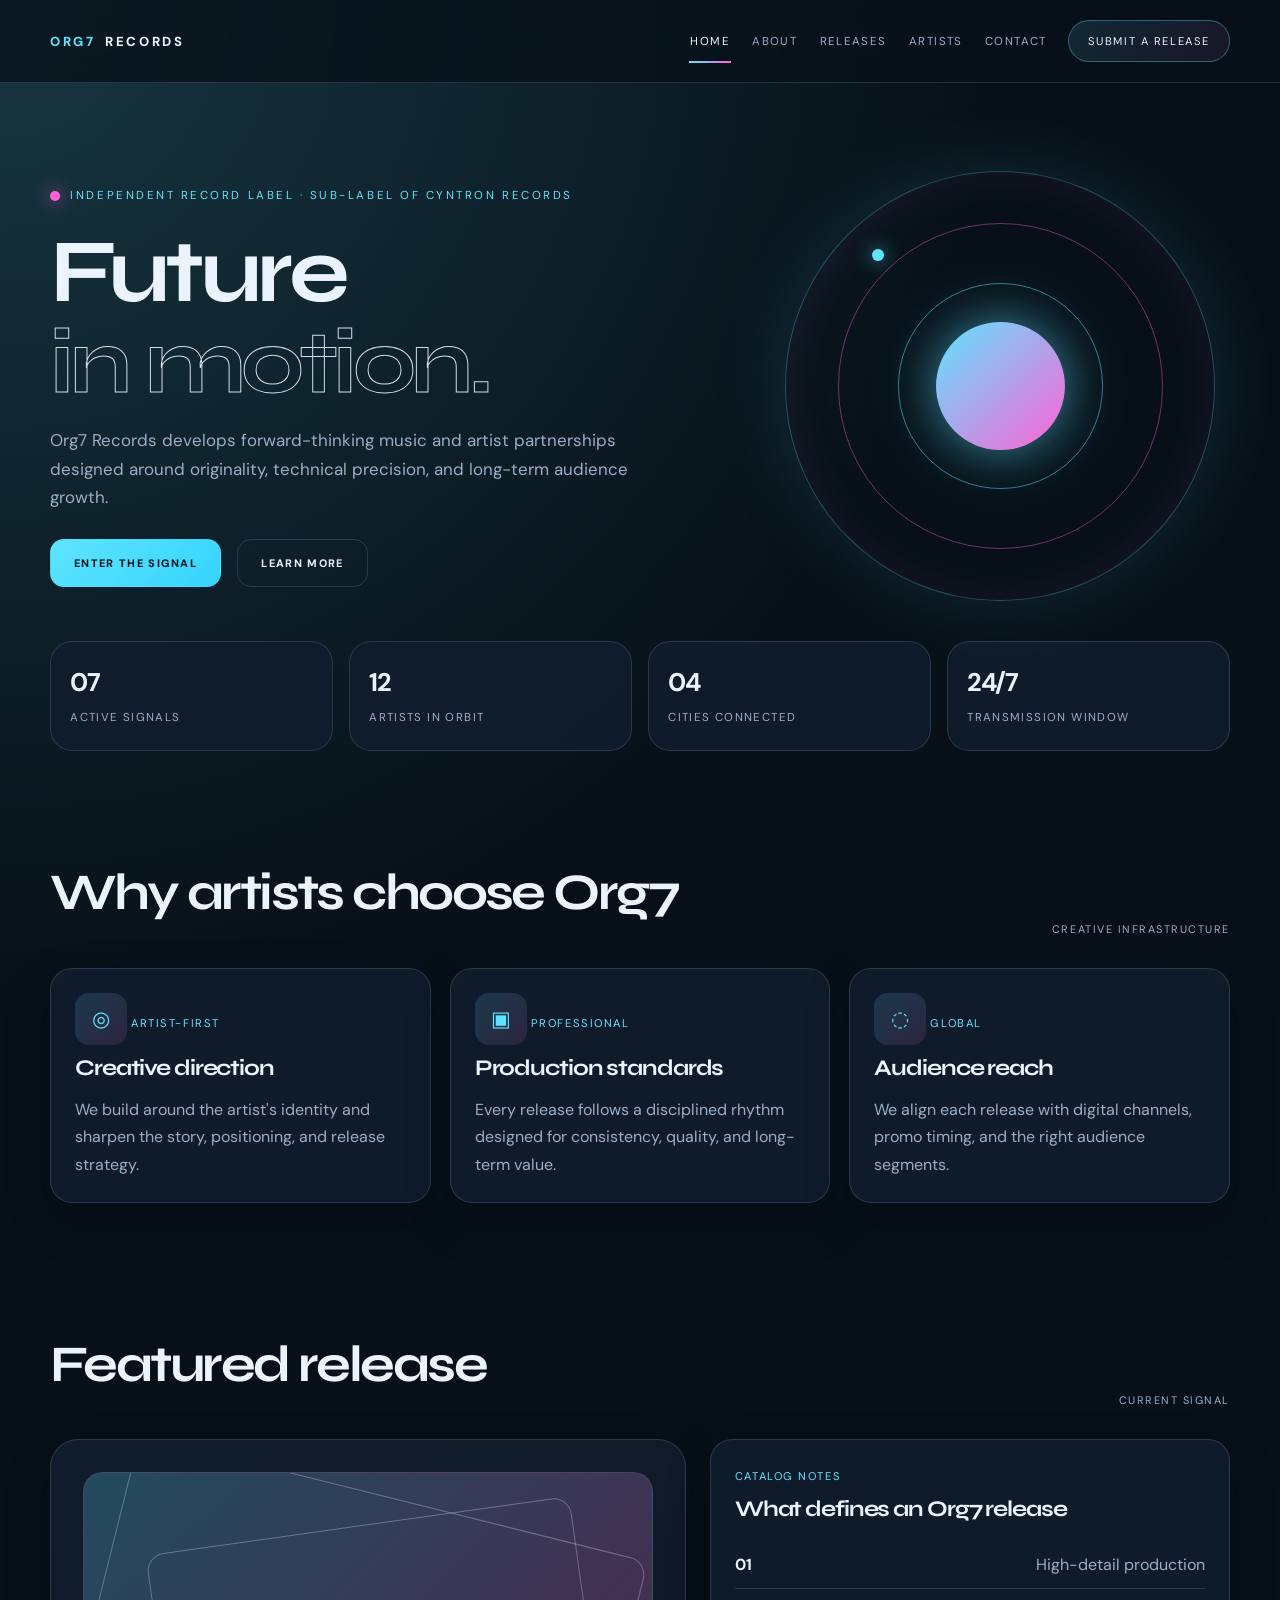
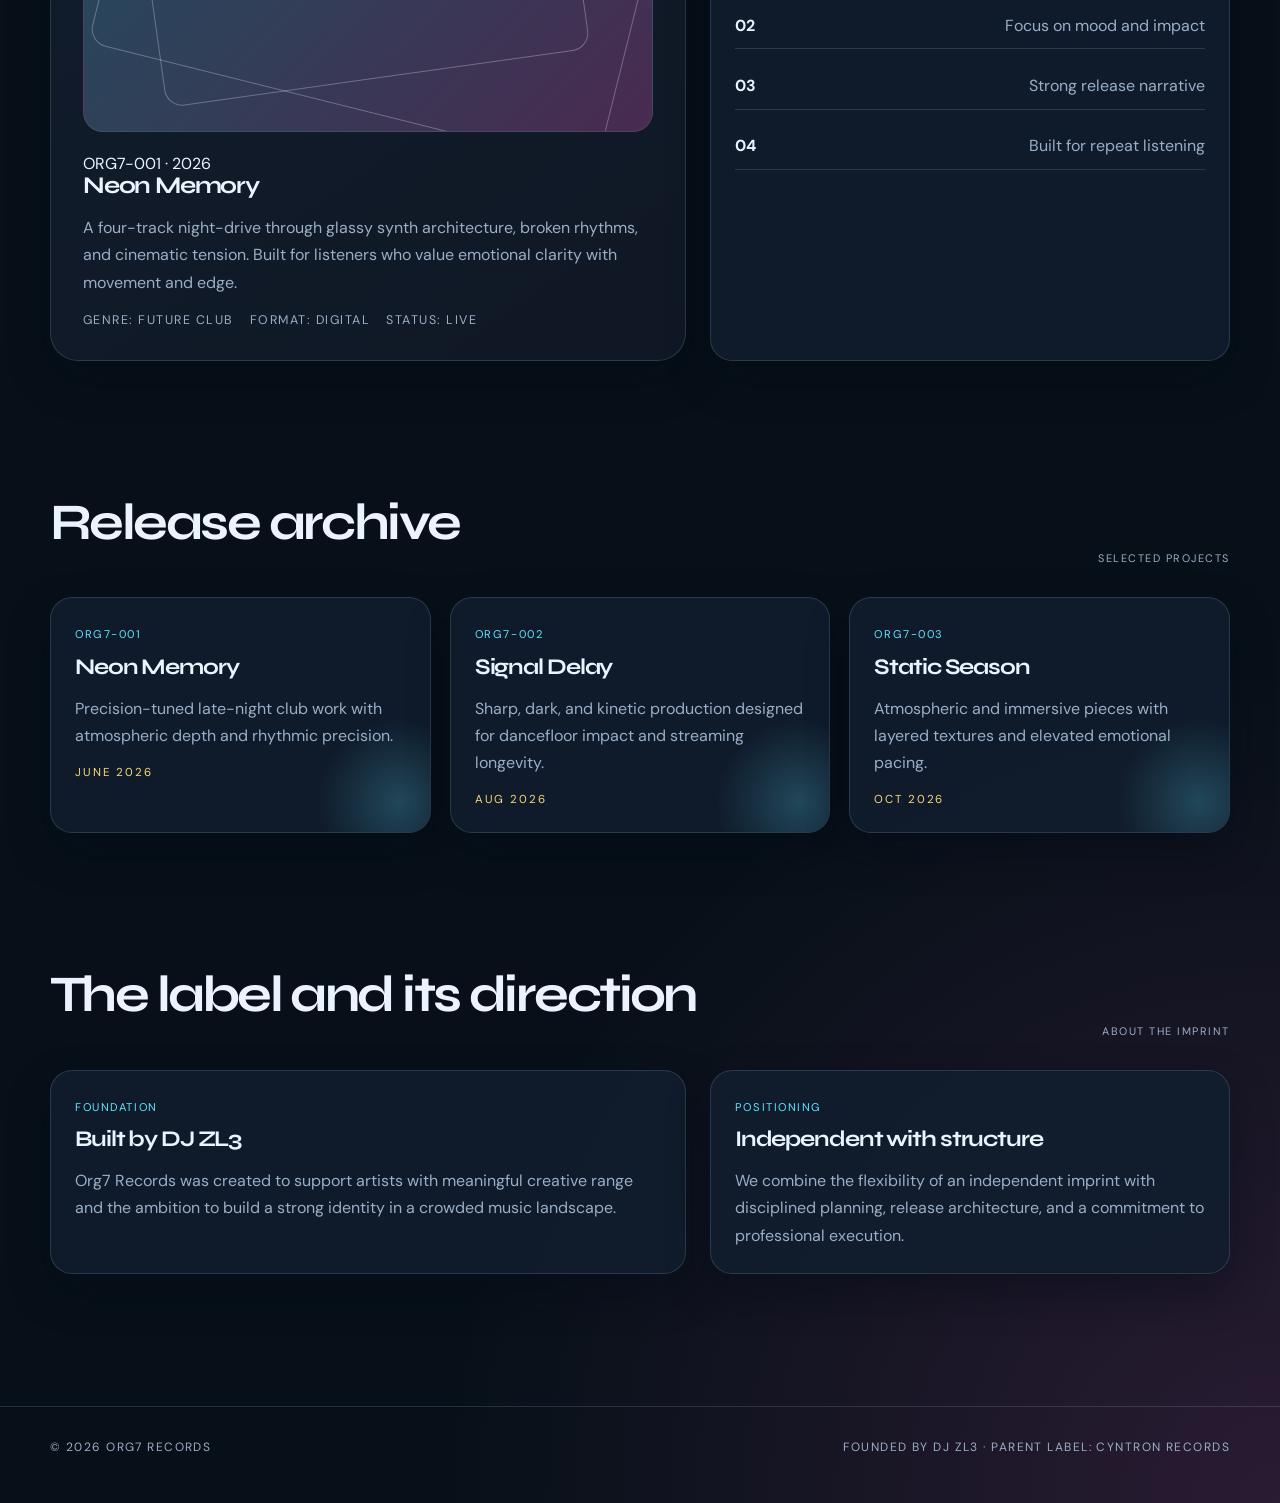
<file: index.html>
<!doctype html>
<html lang="en">
<head>
	<meta charset="utf-8">
	<meta name="viewport" content="width=device-width, initial-scale=1">
	<meta name="description" content="Org7 Records — a sublabel of Cyntron Records, founded by DJ ZL3.">
	<title>ORG7 RECORDS // RECORDS LABEL</title>
  <link rel="stylesheet" href="styles.css">
  <!-- Legacy homepage styles are disabled in favor of the shared stylesheet.
		@import url('https://fonts.googleapis.com/css2?family=Space+Grotesk:wght@400;500;600;700&family=Space+Mono:wght@400;700&display=swap');
		:root { --ink:#eef5ff; --muted:#8c9ab3; --bg:#070a12; --panel:#0d1220; --cyan:#4df3ff; --pink:#ff4fd8; --line:rgba(164,187,220,.18); --sidebar:#090d18; --control:#111a2b; }
		@media (prefers-color-scheme:light) { :root:not([data-theme]) { --ink:#101827; --muted:#52627b; --bg:#edf3f8; --panel:#ffffff; --line:rgba(30,57,91,.18); --sidebar:#f7fbff; --control:#e2ebf3; } }
		* { box-sizing:border-box; }
		html { scroll-behavior:smooth; }
		body { margin:0; color:var(--ink); background:var(--bg); font-family:'Space Grotesk',sans-serif; overflow-x:hidden; padding-left:230px; }
		body:before { content:""; position:fixed; inset:0; pointer-events:none; opacity:.16; background-image:linear-gradient(rgba(255,255,255,.035) 1px,transparent 1px),linear-gradient(90deg,rgba(255,255,255,.035) 1px,transparent 1px); background-size:48px 48px; mask-image:linear-gradient(to bottom,black,transparent 80%); }
		@media (prefers-color-scheme:light) { body:before { opacity:.3; background-image:linear-gradient(rgba(30,57,91,.06) 1px,transparent 1px),linear-gradient(90deg,rgba(30,57,91,.06) 1px,transparent 1px); } }
		.wrap { width:min(1180px,calc(100% - 48px)); margin:auto; }
		.site-sidebar { position:fixed; inset:0 auto 0 0; z-index:5; width:230px; padding:28px 20px; border-right:1px solid var(--line); background:var(--sidebar); display:flex; flex-direction:column; }
		.sidebar-brand { color:var(--ink); font-weight:700; letter-spacing:.18em; font-size:1rem; margin-bottom:48px; }.sidebar-brand b { color:var(--cyan); }
		.sidebar-label { color:var(--muted); font:10px 'Space Mono',monospace; letter-spacing:.16em; margin:0 0 12px; }
		.sidebar-nav { display:grid; gap:4px; }.sidebar-link { color:var(--muted); padding:10px 12px; border-left:2px solid transparent; font:11px 'Space Mono',monospace; letter-spacing:.08em; text-decoration:none; transition:.2s; }.sidebar-link:hover,.sidebar-link:focus-visible { color:var(--cyan); border-left-color:var(--cyan); background:var(--control); outline:none; }.sidebar-link.is-disabled { color:var(--muted); opacity:.55; cursor:default; }
		.site-sidebar .sidebar-nav { margin-top:0; }
		header { height:84px; display:flex; align-items:center; justify-content:space-between; border-bottom:1px solid var(--line); position:relative; z-index:2; }
		.logo { font-weight:700; letter-spacing:.18em; font-size:1.05rem; }.logo b { color:var(--cyan); }
		nav { display:flex; gap:30px; font:11px 'Space Mono',monospace; letter-spacing:.12em; } nav a { color:var(--muted); text-decoration:none; } nav a:hover { color:var(--cyan); }
		.hero { min-height:680px; display:grid; grid-template-columns:1.05fr .95fr; align-items:center; gap:50px; }
		.hero > div:first-child { animation:rise-in .8s ease both; }
		.eyebrow { color:var(--cyan); font:11px 'Space Mono',monospace; letter-spacing:.22em; margin-bottom:26px; }.eyebrow:before { content:'●'; margin-right:10px; color:var(--pink); }
		h1 { font-size:clamp(3.5rem,9vw,8.4rem); line-height:.83; letter-spacing:-.09em; margin:0 0 28px; max-width:750px; } h1 span { color:transparent; -webkit-text-stroke:1px #dbe8ff; } @media (prefers-color-scheme:light) { h1 span { -webkit-text-stroke-color:#31435d; } }
		.intro { color:var(--muted); max-width:420px; line-height:1.7; font-size:1rem; }.button { display:inline-block; margin-top:25px; padding:15px 22px; color:#071018; background:var(--cyan); font:700 11px 'Space Mono',monospace; letter-spacing:.1em; text-decoration:none; clip-path:polygon(0 0,92% 0,100% 30%,100% 100%,8% 100%,0 70%); transform:perspective(500px) translateZ(0); transform-origin:center bottom; transition:transform .18s, box-shadow .18s; }.button:hover { transform:perspective(500px) rotateX(8deg) translateY(-3px); box-shadow:0 10px 0 rgba(20,104,116,.65),0 16px 24px rgba(77,243,255,.2); }.button:active,.button.is-activating { transform:perspective(500px) rotateX(-18deg) translateY(5px) scale(.98); box-shadow:0 2px 0 rgba(20,104,116,.65),0 5px 10px rgba(77,243,255,.16); }.button.is-activating { animation:signal-launch .7s ease; }
		.orbital { width:min(420px,80vw); aspect-ratio:1; margin:auto; border:1px solid rgba(77,243,255,.35); border-radius:50%; position:relative; display:grid; place-items:center; box-shadow:0 0 90px rgba(77,243,255,.12),inset 0 0 70px rgba(255,79,216,.09); transform:rotate(-18deg); animation:orbital-spin 24s linear infinite; will-change:transform; }.orbital:before,.orbital:after { content:""; position:absolute; inset:12%; border:1px solid rgba(255,79,216,.6); border-radius:50%; }.orbital:after { inset:27%; border-color:rgba(77,243,255,.5); }.core { width:30%; aspect-ratio:1; background:linear-gradient(135deg,var(--cyan),var(--pink)); border-radius:50%; box-shadow:0 0 50px var(--cyan); }.sat { position:absolute; width:9px; height:9px; border-radius:50%; background:var(--cyan); box-shadow:0 0 18px var(--cyan); top:7%; left:25%; }
		.ticker { margin-top:36px; border-block:1px solid var(--line); padding:17px 0; color:var(--pink); overflow:hidden; white-space:nowrap; font:11px 'Space Mono',monospace; letter-spacing:.18em; }.ticker-track { display:flex; width:max-content; animation:ticker-scroll 42s linear infinite; }.ticker span { flex:0 0 auto; margin-right:55px; }
		section { padding:105px 0; }.section-head { display:flex; justify-content:space-between; align-items:end; margin-bottom:35px; }.section-head h2 { font-size:2.4rem; letter-spacing:-.06em; margin:0; }.section-head p { color:var(--muted); font:11px 'Space Mono',monospace; margin:0; }
		.cards { display:grid; grid-template-columns:repeat(3,1fr); gap:16px; }.card { background:var(--panel); border:1px solid var(--line); padding:24px; min-height:275px; position:relative; overflow:hidden; cursor:pointer; transition:border-color .25s, transform .25s, background .25s; }.card:hover,.card:focus-visible { border-color:var(--cyan); transform:translateY(-6px); background:var(--control); outline:none; }.card.is-selected { border-color:var(--pink); box-shadow:0 0 24px rgba(255,79,216,.14); }.card:after { content:'OPEN SIGNAL ↗'; position:absolute; right:18px; bottom:18px; color:var(--muted); font:9px 'Space Mono',monospace; opacity:0; transform:translateY(5px); transition:.25s; }.card:hover:after,.card:focus-visible:after,.card.is-selected:after { opacity:1; transform:translateY(0); }.spotify-card { padding:0; min-height:352px; }.spotify-card iframe { display:block; width:100%; height:352px; border:0; }.placeholder-card { cursor:default; display:flex; flex-direction:column; justify-content:center; }.placeholder-card:hover { border-color:var(--line); transform:none; background:var(--panel); }.placeholder-card:after { content:'INCOMING SIGNAL'; opacity:1; transform:none; }.placeholder-card .tag { color:var(--pink); }.cover { height:125px; margin:-24px -24px 22px; background:linear-gradient(135deg,#151b36,#ff4fd8); position:relative; overflow:hidden; }.cover:before { content:''; position:absolute; inset:18px; border:1px solid rgba(255,255,255,.4); transform:rotate(15deg); }.cover:after { content:'◢'; position:absolute; right:18px; bottom:10px; font-size:70px; color:rgba(255,255,255,.2); }.tag { color:var(--cyan); font:10px 'Space Mono',monospace; }.card h3 { margin:8px 0 8px; font-size:1.2rem; }.card p { color:var(--muted); font-size:.9rem; line-height:1.5; margin:0; }.release-panel { display:grid; grid-template-columns:1fr auto; gap:20px; align-items:center; margin-top:18px; padding:20px 24px; border-left:2px solid var(--cyan); background:color-mix(in srgb, var(--panel) 78%, transparent); }.release-panel strong { display:block; color:var(--pink); font:10px 'Space Mono',monospace; letter-spacing:.12em; margin-bottom:8px; }.release-panel p { color:var(--muted); margin:0; line-height:1.5; }.pulse-button { border:1px solid var(--cyan); background:transparent; color:var(--cyan); padding:12px 16px; font:10px 'Space Mono',monospace; cursor:pointer; transition:.2s; }.pulse-button:hover,.pulse-button:focus-visible { background:var(--cyan); color:var(--bg); outline:none; }.signal-grid { display:grid; grid-template-columns:repeat(4,1fr); gap:1px; margin-top:70px; border-block:1px solid var(--line); }.signal { padding:25px 18px; background:color-mix(in srgb, var(--panel) 60%, transparent); }.signal b { display:block; color:var(--cyan); font-size:1.8rem; margin-bottom:8px; }.signal span { color:var(--muted); font:10px 'Space Mono',monospace; }.about { border-left:2px solid var(--pink); padding-left:25px; max-width:700px; font-size:clamp(1.4rem,3vw,2.4rem); line-height:1.25; }.about em { color:var(--cyan); font-style:normal; } footer { padding:28px 0; border-top:1px solid var(--line); display:flex; justify-content:space-between; color:var(--muted); font:10px 'Space Mono',monospace; }
		@keyframes rise-in { from { opacity:0; transform:translateY(18px); } to { opacity:1; transform:none; } } @keyframes orbital-spin { from { transform:rotate(-18deg); } to { transform:rotate(342deg); } } @keyframes signal-launch { 0% { transform:perspective(500px) rotateX(0) translateY(0) scale(1); } 45% { transform:perspective(500px) rotateX(-20deg) translateY(5px) scale(.98); } 100% { transform:perspective(500px) rotateX(0) translateY(0) scale(1); } } @keyframes ticker-scroll { from { transform:translateX(0); } to { transform:translateX(-50%); } } @media (prefers-reduced-motion:reduce) { *,*:before,*:after { animation-duration:.01ms !important; transition-duration:.01ms !important; scroll-behavior:auto !important; } }
		@media(max-width:700px) { body{padding-left:0}.site-sidebar{position:relative;width:100%;height:auto;padding:18px 16px;border-right:0;border-bottom:1px solid var(--line)}.sidebar-brand{margin-bottom:20px}.sidebar-nav{grid-template-columns:repeat(4,1fr)}.sidebar-link{padding:8px 4px;text-align:center;font-size:9px}.wrap{width:min(100% - 32px,1180px)} nav{display:none}.hero{grid-template-columns:1fr; min-height:650px}.orbital{width:280px}section{padding:70px 0}.cards{grid-template-columns:1fr}.section-head{display:block}.section-head p{margin-top:12px}.release-panel{grid-template-columns:1fr}.signal-grid{grid-template-columns:repeat(2,1fr);margin-top:45px}footer{display:block;line-height:2.2} }
  -->
</head>
<body>
    <header class="site-header">
      <div class="container topbar">
        <a class="brand" href="index.html"><span class="brand-mark">ORG7</span> RECORDS</a>
        <button class="menu-toggle" aria-label="Toggle menu" aria-expanded="false">☰</button>
        <nav class="nav" aria-label="Main navigation">
          <a class="nav-link active" href="index.html">Home</a>
          <a class="nav-link" href="about.html">About</a>
          <a class="nav-link" href="releases.html">Releases</a>
          <a class="nav-link" href="artists.html">Artists</a>
          <a class="nav-link" href="contact.html">Contact</a>
          <a class="nav-cta" href="contact.html#release-form">Submit a release</a>
        </nav>
      </div>
    </header>

    <main>
      <section class="page-hero">
        <div class="container hero-grid">
          <div>
            <div class="eyebrow">Independent record label · Sub-label of Cyntron Records</div>
            <h1>Future<br /><span class="muted">in motion.</span></h1>
            <p class="lead">Org7 Records develops forward-thinking music and artist partnerships designed around originality, technical precision, and long-term audience growth.</p>
            <div class="hero-actions">
              <a class="btn" href="releases.html">Enter the signal</a>
              <a class="btn secondary" href="about.html">Learn more</a>
            </div>
          </div>

          <div class="hero-visual">
            <div class="orbit" aria-hidden="true">
              <span class="orbit-node"></span>
              <div class="orbit-core"></div>
            </div>
          </div>
        </div>

        <div class="container stat-strip">
          <div class="stat-panel">
            <strong>07</strong>
            <span>Active signals</span>
          </div>
          <div class="stat-panel">
            <strong>12</strong>
            <span>Artists in orbit</span>
          </div>
          <div class="stat-panel">
            <strong>04</strong>
            <span>Cities connected</span>
          </div>
          <div class="stat-panel">
            <strong>24/7</strong>
            <span>Transmission window</span>
          </div>
        </div>
      </section>

      <section class="section">
        <div class="container">
          <div class="section-header">
            <h2>Why artists choose Org7</h2>
            <span class="kicker">Creative infrastructure</span>
          </div>
          <div class="feature-grid">
            <article class="feature-card">
              <div class="icon">◎</div>
              <span class="tag">Artist-first</span>
              <h3>Creative direction</h3>
              <p>We build around the artist's identity and sharpen the story, positioning, and release strategy.</p>
            </article>
            <article class="feature-card">
              <div class="icon">▣</div>
              <span class="tag">Professional</span>
              <h3>Production standards</h3>
              <p>Every release follows a disciplined rhythm designed for consistency, quality, and long-term value.</p>
            </article>
            <article class="feature-card">
              <div class="icon">◌</div>
              <span class="tag">Global</span>
              <h3>Audience reach</h3>
              <p>We align each release with digital channels, promo timing, and the right audience segments.</p>
            </article>
          </div>
        </div>
      </section>

      <section class="section">
        <div class="container">
          <div class="section-header">
            <h2>Featured release</h2>
            <span class="kicker">Current signal</span>
          </div>
          <div class="showcase">
            <article class="featured-release">
              <div class="album-art" aria-hidden="true"></div>
              <span class="tag">ORG7-001 · 2026</span>
              <h2>Neon Memory</h2>
              <p>A four-track night-drive through glassy synth architecture, broken rhythms, and cinematic tension. Built for listeners who value emotional clarity with movement and edge.</p>
              <div class="release-meta">
                <span>Genre: Future club</span>
                <span>Format: Digital</span>
                <span>Status: Live</span>
              </div>
            </article>

            <div class="feature-card">
              <span class="tag">Catalog notes</span>
              <h3>What defines an Org7 release</h3>
              <ul class="mini-list">
                <li><strong>01</strong><span>High-detail production</span></li>
                <li><strong>02</strong><span>Focus on mood and impact</span></li>
                <li><strong>03</strong><span>Strong release narrative</span></li>
                <li><strong>04</strong><span>Built for repeat listening</span></li>
              </ul>
            </div>
          </div>
        </div>
      </section>

      <section class="section">
        <div class="container">
          <div class="section-header">
            <h2>Release archive</h2>
            <span class="kicker">Selected projects</span>
          </div>
          <div class="release-grid">
            <article class="release-card">
              <span class="tag">ORG7-001</span>
              <h3>Neon Memory</h3>
              <p>Precision-tuned late-night club work with atmospheric depth and rhythmic precision.</p>
              <span class="release-date">June 2026</span>
            </article>
            <article class="release-card">
              <span class="tag">ORG7-002</span>
              <h3>Signal Delay</h3>
              <p>Sharp, dark, and kinetic production designed for dancefloor impact and streaming longevity.</p>
              <span class="release-date">Aug 2026</span>
            </article>
            <article class="release-card">
              <span class="tag">ORG7-003</span>
              <h3>Static Season</h3>
              <p>Atmospheric and immersive pieces with layered textures and elevated emotional pacing.</p>
              <span class="release-date">Oct 2026</span>
            </article>
          </div>
        </div>
      </section>

      <section class="section">
        <div class="container">
          <div class="section-header">
            <h2>The label and its direction</h2>
            <span class="kicker">About the imprint</span>
          </div>
          <div class="showcase">
            <div class="feature-card">
              <span class="tag">Foundation</span>
              <h3>Built by DJ ZL3</h3>
              <p>Org7 Records was created to support artists with meaningful creative range and the ambition to build a strong identity in a crowded music landscape.</p>
            </div>
            <div class="feature-card">
              <span class="tag">Positioning</span>
              <h3>Independent with structure</h3>
              <p>We combine the flexibility of an independent imprint with disciplined planning, release architecture, and a commitment to professional execution.</p>
            </div>
          </div>
        </div>
      </section>
    </main>

    <footer class="footer">
      <div class="container footer-inner">
        <span>© <span data-current-year></span> Org7 Records</span>
        <span>Founded by DJ ZL3 · Parent label: Cyntron Records</span>
      </div>
    </footer>

    <script src="script.js"></script>
  </body>
</html>
</file>
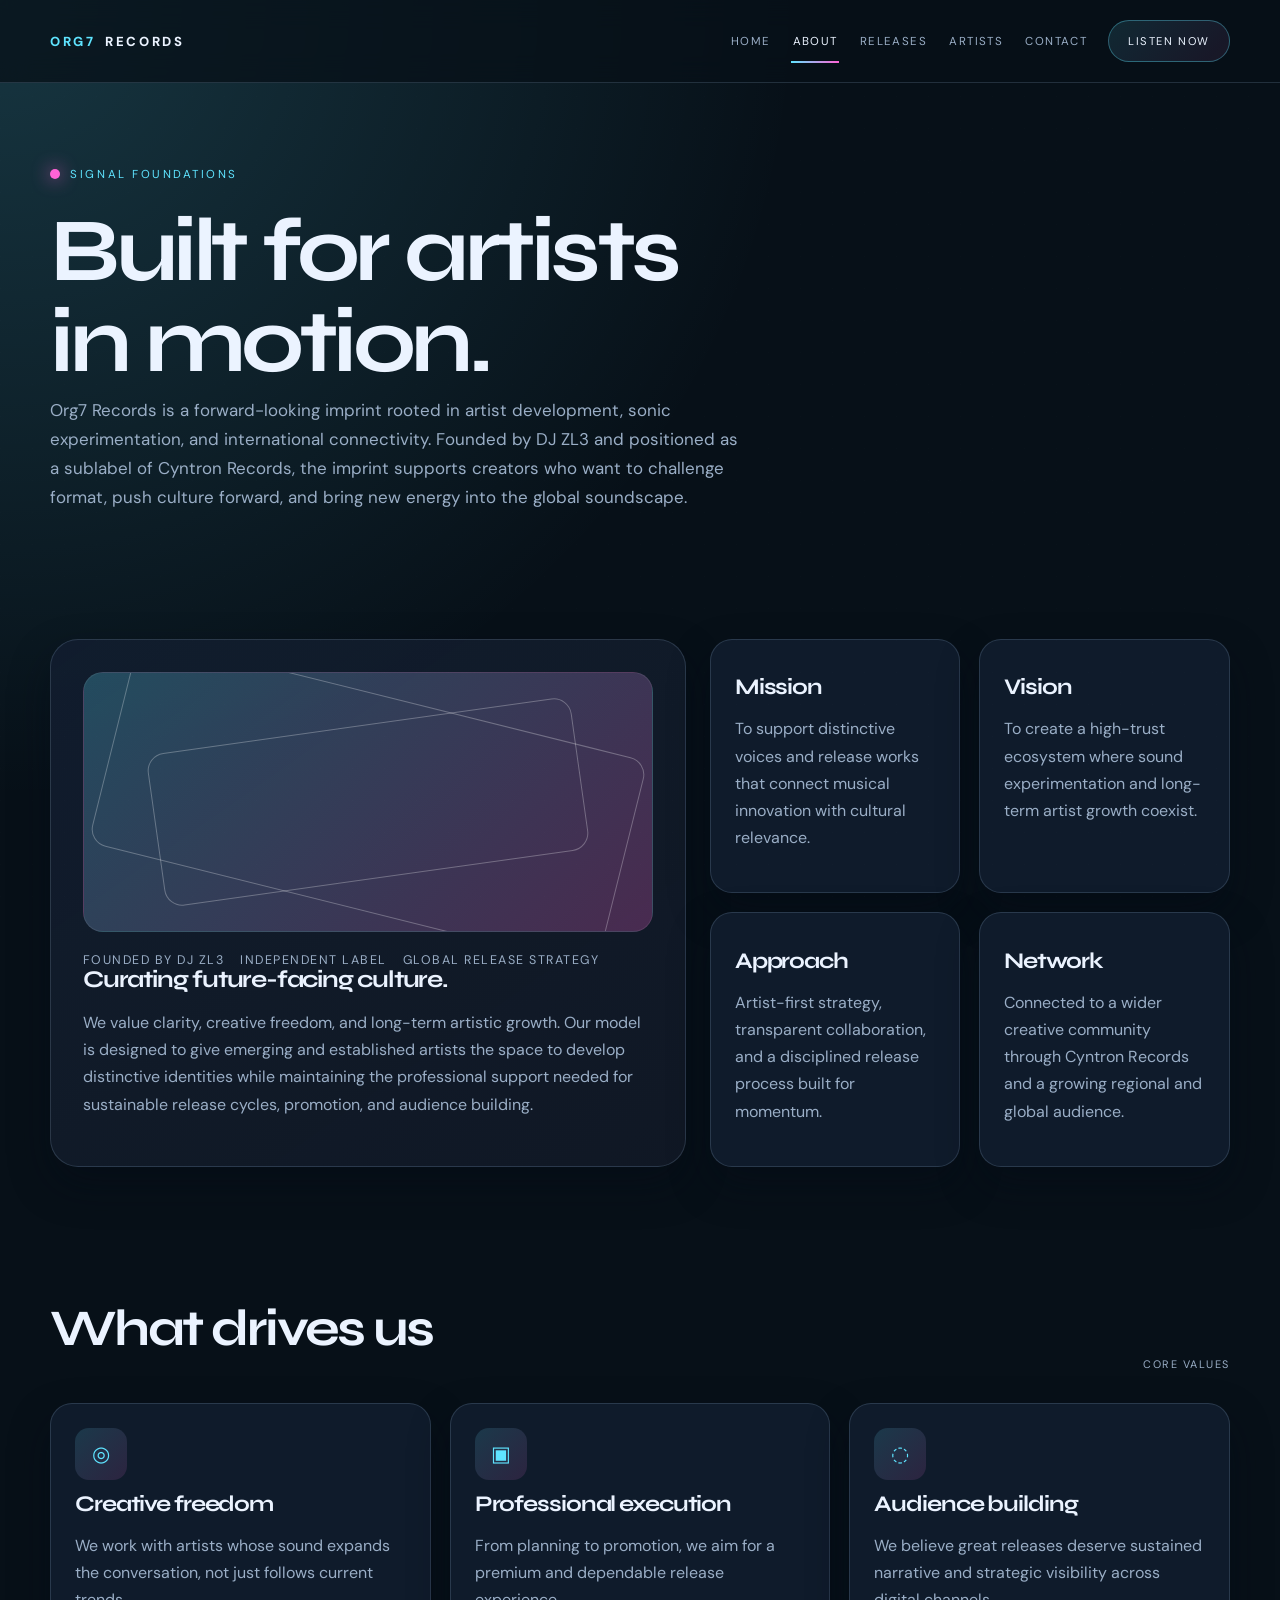
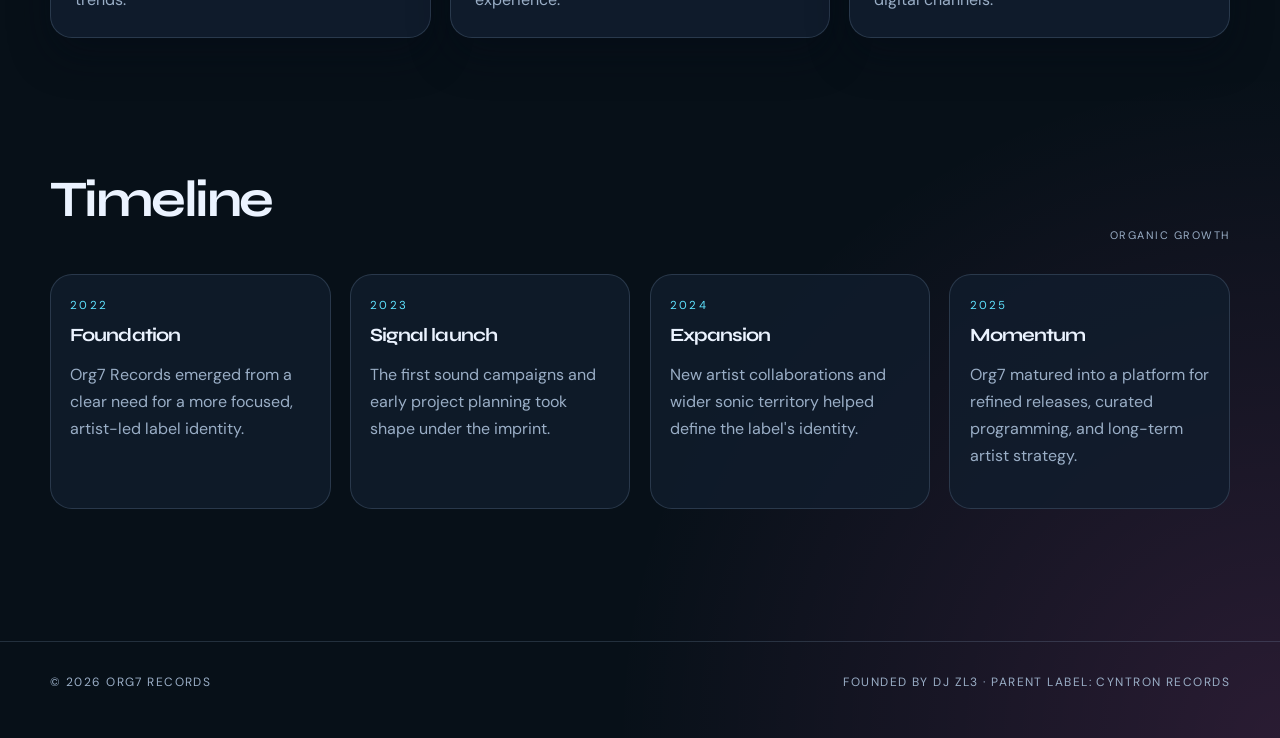
<file: about.html>
<!DOCTYPE html>
<html lang="en">
  <head>
    <meta charset="UTF-8" />
    <meta name="viewport" content="width=device-width, initial-scale=1.0" />
    <meta name="description" content="Learn about Org7 Records, its founding vision, artist-first approach, and commitment to forward-thinking electronic music." />
    <title>About | Org7 Records</title>
    <link rel="stylesheet" href="styles.css" />
  </head>
  <body>
    <header class="site-header">
      <div class="container topbar">
        <a class="brand" href="index.html"><span class="brand-mark">ORG7</span> RECORDS</a>
        <button class="menu-toggle" aria-label="Toggle menu" aria-expanded="false">☰</button>
        <nav class="nav" aria-label="Main navigation">
          <a class="nav-link" href="index.html">Home</a>
          <a class="nav-link active" href="about.html">About</a>
          <a class="nav-link" href="releases.html">Releases</a>
          <a class="nav-link" href="artists.html">Artists</a>
          <a class="nav-link" href="contact.html">Contact</a>
          <a class="nav-cta" href="releases.html">Listen now</a>
        </nav>
      </div>
    </header>

    <main>
      <section class="page-header">
        <div class="container">
          <div class="eyebrow">Signal foundations</div>
          <h1>Built for artists in motion.</h1>
          <p class="subtext lead">Org7 Records is a forward-looking imprint rooted in artist development, sonic experimentation, and international connectivity. Founded by DJ ZL3 and positioned as a sublabel of Cyntron Records, the imprint supports creators who want to challenge format, push culture forward, and bring new energy into the global soundscape.</p>
        </div>
      </section>

      <section class="section">
        <div class="container">
          <div class="showcase">
            <div class="featured-release">
              <div class="album-art" aria-hidden="true"></div>
              <div class="release-meta">
                <span>Founded by DJ ZL3</span>
                <span>Independent label</span>
                <span>Global release strategy</span>
              </div>
              <h2>Curating future-facing culture.</h2>
              <p>We value clarity, creative freedom, and long-term artistic growth. Our model is designed to give emerging and established artists the space to develop distinctive identities while maintaining the professional support needed for sustainable release cycles, promotion, and audience building.</p>
            </div>

            <div class="info-grid">
              <article class="info-card">
                <h3>Mission</h3>
                <p>To support distinctive voices and release works that connect musical innovation with cultural relevance.</p>
              </article>
              <article class="info-card">
                <h3>Vision</h3>
                <p>To create a high-trust ecosystem where sound experimentation and long-term artist growth coexist.</p>
              </article>
              <article class="info-card">
                <h3>Approach</h3>
                <p>Artist-first strategy, transparent collaboration, and a disciplined release process built for momentum.</p>
              </article>
              <article class="info-card">
                <h3>Network</h3>
                <p>Connected to a wider creative community through Cyntron Records and a growing regional and global audience.</p>
              </article>
            </div>
          </div>
        </div>
      </section>

      <section class="section">
        <div class="container">
          <div class="section-header">
            <h2>What drives us</h2>
            <span class="kicker">Core values</span>
          </div>
          <div class="value-grid">
            <article class="value-card">
              <div class="icon">◎</div>
              <h3>Creative freedom</h3>
              <p>We work with artists whose sound expands the conversation, not just follows current trends.</p>
            </article>
            <article class="value-card">
              <div class="icon">▣</div>
              <h3>Professional execution</h3>
              <p>From planning to promotion, we aim for a premium and dependable release experience.</p>
            </article>
            <article class="value-card">
              <div class="icon">◌</div>
              <h3>Audience building</h3>
              <p>We believe great releases deserve sustained narrative and strategic visibility across digital channels.</p>
            </article>
          </div>
        </div>
      </section>

      <section class="section">
        <div class="container">
          <div class="section-header">
            <h2>Timeline</h2>
            <span class="kicker">Organic growth</span>
          </div>
          <div class="timeline">
            <article class="timeline-item">
              <div class="year">2022</div>
              <h3>Foundation</h3>
              <p>Org7 Records emerged from a clear need for a more focused, artist-led label identity.</p>
            </article>
            <article class="timeline-item">
              <div class="year">2023</div>
              <h3>Signal launch</h3>
              <p>The first sound campaigns and early project planning took shape under the imprint.</p>
            </article>
            <article class="timeline-item">
              <div class="year">2024</div>
              <h3>Expansion</h3>
              <p>New artist collaborations and wider sonic territory helped define the label's identity.</p>
            </article>
            <article class="timeline-item">
              <div class="year">2025</div>
              <h3>Momentum</h3>
              <p>Org7 matured into a platform for refined releases, curated programming, and long-term artist strategy.</p>
            </article>
          </div>
        </div>
      </section>
    </main>

    <footer class="footer">
      <div class="container footer-inner">
        <span>© <span data-current-year></span> Org7 Records</span>
        <span>Founded by DJ ZL3 · Parent label: Cyntron Records</span>
      </div>
    </footer>

    <script src="script.js"></script>
  </body>
</html>
</file>
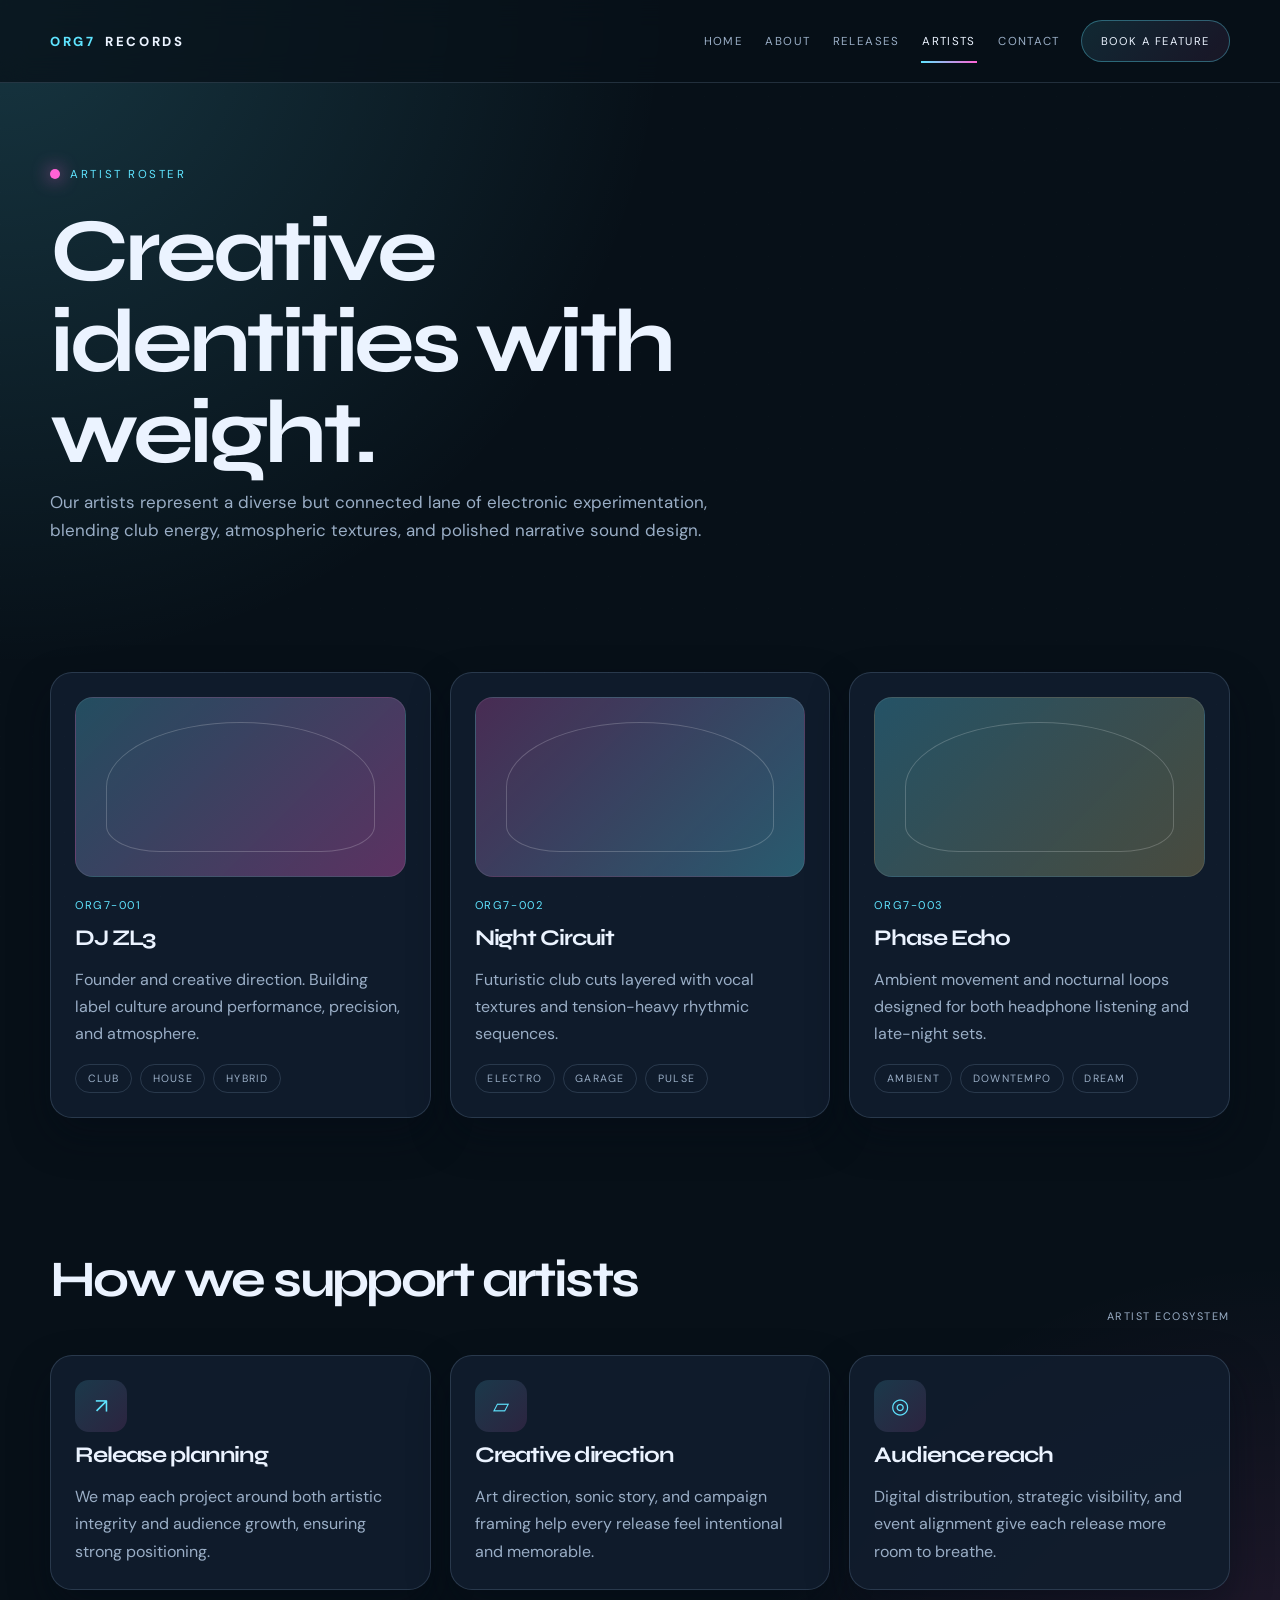
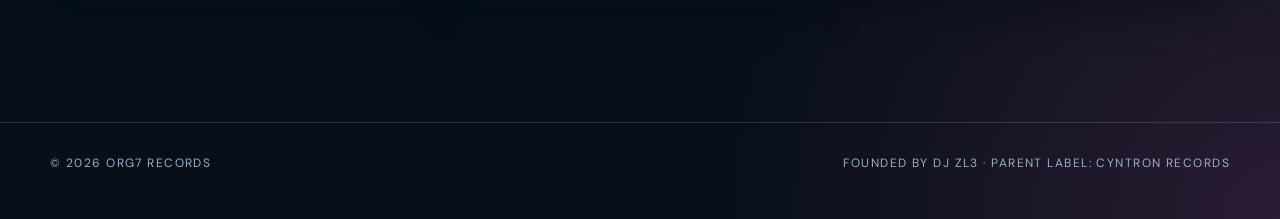
<file: artists.html>
<!DOCTYPE html>
<html lang="en">
  <head>
    <meta charset="UTF-8" />
    <meta name="viewport" content="width=device-width, initial-scale=1.0" />
    <meta name="description" content="Meet the artists and creative talents shaping Org7 Records." />
    <title>Artists | Org7 Records</title>
    <link rel="stylesheet" href="styles.css" />
  </head>
  <body>
    <header class="site-header">
      <div class="container topbar">
        <a class="brand" href="index.html"><span class="brand-mark">ORG7</span> RECORDS</a>
        <button class="menu-toggle" aria-label="Toggle menu" aria-expanded="false">☰</button>
        <nav class="nav" aria-label="Main navigation">
          <a class="nav-link" href="index.html">Home</a>
          <a class="nav-link" href="about.html">About</a>
          <a class="nav-link" href="releases.html">Releases</a>
          <a class="nav-link active" href="artists.html">Artists</a>
          <a class="nav-link" href="contact.html">Contact</a>
          <a class="nav-cta" href="contact.html">Book a feature</a>
        </nav>
      </div>
    </header>

    <main>
      <section class="page-header">
        <div class="container">
          <div class="eyebrow">Artist roster</div>
          <h1>Creative identities with weight.</h1>
          <p class="subtext lead">Our artists represent a diverse but connected lane of electronic experimentation, blending club energy, atmospheric textures, and polished narrative sound design.</p>
        </div>
      </section>

      <section class="section">
        <div class="container">
          <div class="artist-grid">
            <article class="artist-card">
              <div class="portrait" aria-hidden="true"></div>
              <span class="tag">ORG7-001</span>
              <h3>DJ ZL3</h3>
              <p>Founder and creative direction. Building label culture around performance, precision, and atmosphere.</p>
              <div class="meta">
                <span>Club</span>
                <span>House</span>
                <span>Hybrid</span>
              </div>
            </article>
            <article class="artist-card">
              <div class="portrait" aria-hidden="true" style="background: linear-gradient(135deg, rgba(255,99,214,0.24), rgba(95,228,255,0.32));"></div>
              <span class="tag">ORG7-002</span>
              <h3>Night Circuit</h3>
              <p>Futuristic club cuts layered with vocal textures and tension-heavy rhythmic sequences.</p>
              <div class="meta">
                <span>Electro</span>
                <span>Garage</span>
                <span>Pulse</span>
              </div>
            </article>
            <article class="artist-card">
              <div class="portrait" aria-hidden="true" style="background: linear-gradient(135deg, rgba(95,228,255,0.28), rgba(246,217,119,0.25));"></div>
              <span class="tag">ORG7-003</span>
              <h3>Phase Echo</h3>
              <p>Ambient movement and nocturnal loops designed for both headphone listening and late-night sets.</p>
              <div class="meta">
                <span>Ambient</span>
                <span>Downtempo</span>
                <span>Dream</span>
              </div>
            </article>
          </div>
        </div>
      </section>

      <section class="section">
        <div class="container">
          <div class="section-header">
            <h2>How we support artists</h2>
            <span class="kicker">Artist ecosystem</span>
          </div>
          <div class="value-grid">
            <article class="value-card">
              <div class="icon">↗</div>
              <h3>Release planning</h3>
              <p>We map each project around both artistic integrity and audience growth, ensuring strong positioning.</p>
            </article>
            <article class="value-card">
              <div class="icon">▱</div>
              <h3>Creative direction</h3>
              <p>Art direction, sonic story, and campaign framing help every release feel intentional and memorable.</p>
            </article>
            <article class="value-card">
              <div class="icon">◎</div>
              <h3>Audience reach</h3>
              <p>Digital distribution, strategic visibility, and event alignment give each release more room to breathe.</p>
            </article>
          </div>
        </div>
      </section>
    </main>

    <footer class="footer">
      <div class="container footer-inner">
        <span>© <span data-current-year></span> Org7 Records</span>
        <span>Founded by DJ ZL3 · Parent label: Cyntron Records</span>
      </div>
    </footer>

    <script src="script.js"></script>
  </body>
</html>
</file>
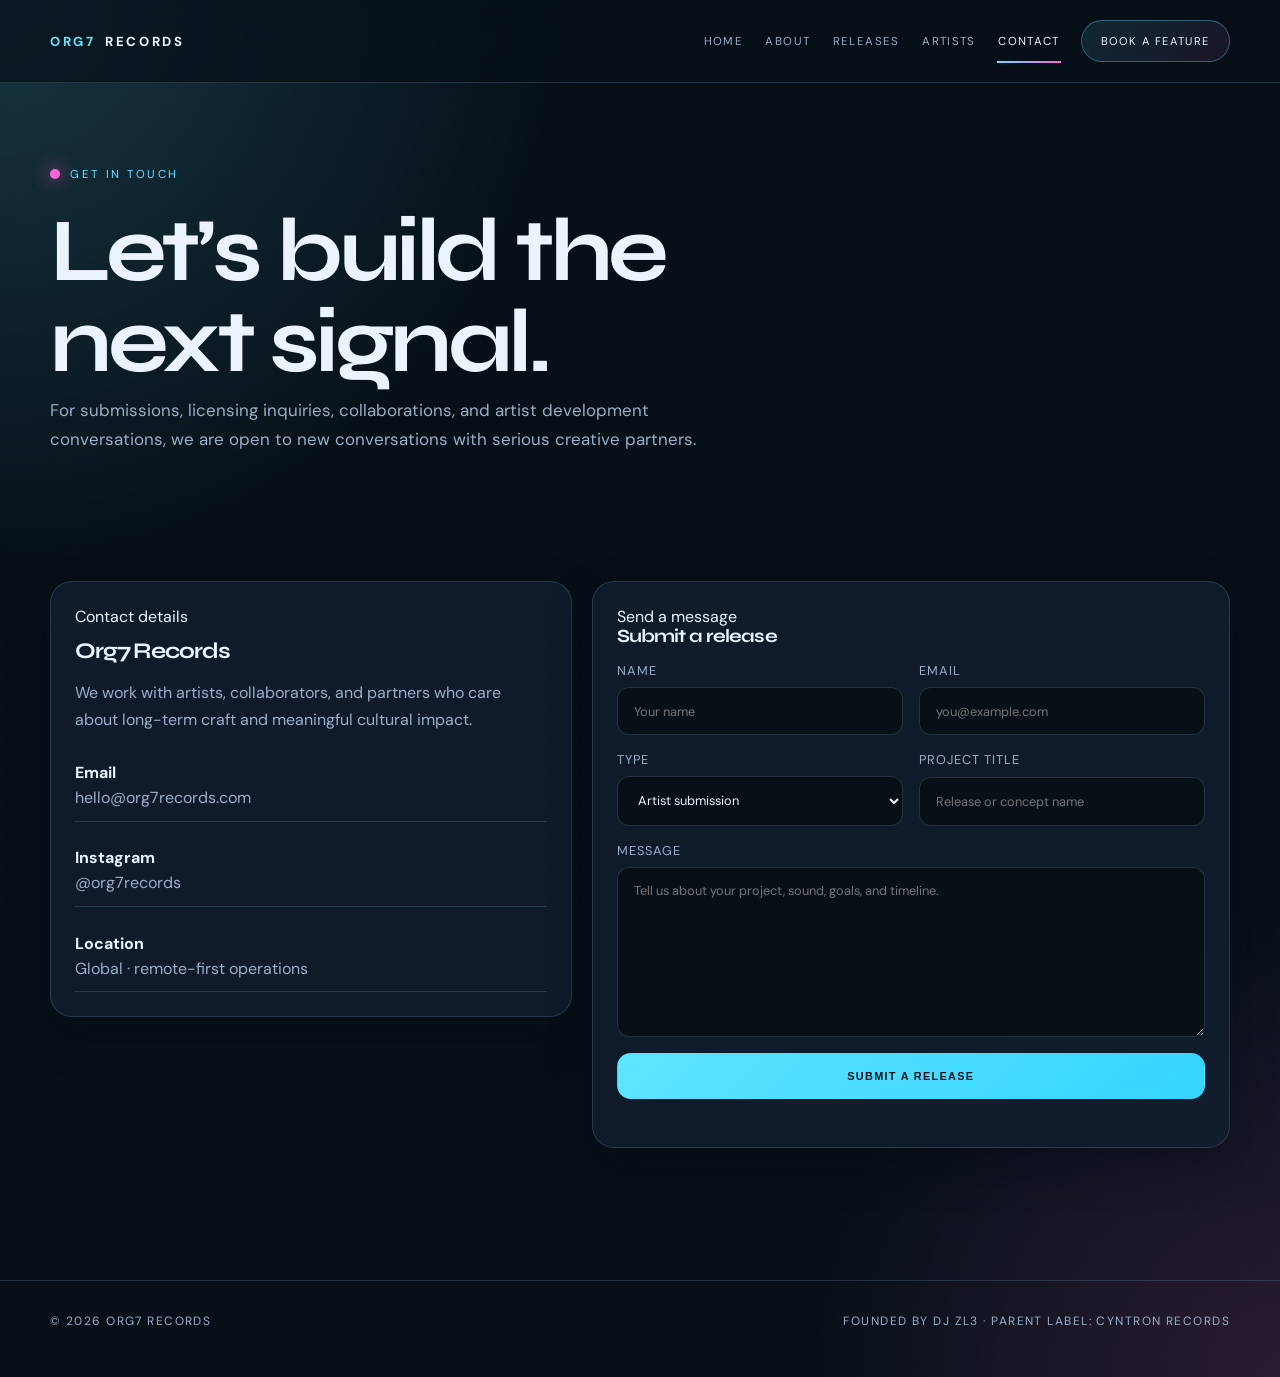
<file: contact.html>
<!DOCTYPE html>
<html lang="en">
  <head>
    <meta charset="UTF-8" />
    <meta name="viewport" content="width=device-width, initial-scale=1.0" />
    <meta name="description" content="Contact Org7 Records for submissions, partnerships, and artist inquiries." />
    <title>Contact | Org7 Records</title>
    <link rel="stylesheet" href="styles.css" />
  </head>
  <body>
    <header class="site-header">
      <div class="container topbar">
        <a class="brand" href="index.html"><span class="brand-mark">ORG7</span> RECORDS</a>
        <button class="menu-toggle" aria-label="Toggle menu" aria-expanded="false">☰</button>
        <nav class="nav" aria-label="Main navigation">
          <a class="nav-link" href="index.html">Home</a>
          <a class="nav-link" href="about.html">About</a>
          <a class="nav-link" href="releases.html">Releases</a>
          <a class="nav-link" href="artists.html">Artists</a>
          <a class="nav-link active" href="contact.html">Contact</a>
          <a class="nav-cta" href="contact.html">Book a feature</a>
        </nav>
      </div>
    </header>

    <main>
      <section class="page-header">
        <div class="container">
          <div class="eyebrow">Get in touch</div>
          <h1>Let’s build the next signal.</h1>
          <p class="subtext lead">For submissions, licensing inquiries, collaborations, and artist development conversations, we are open to new conversations with serious creative partners.</p>
        </div>
      </section>

      <section class="section">
        <div class="container contact-grid">
          <aside class="contact-card">
            <span class="tag">Contact details</span>
            <h3>Org7 Records</h3>
            <p>We work with artists, collaborators, and partners who care about long-term craft and meaningful cultural impact.</p>

            <ul class="contact-list">
              <li>
                <strong>Email</strong>
                hello@org7records.com
              </li>
              <li>
                <strong>Instagram</strong>
                @org7records
              </li>
              <li>
                <strong>Location</strong>
                Global · remote-first operations
              </li>
            </ul>
          </aside>

          <div class="form-card">
            <span class="tag">Send a message</span>
            <h3>Submit a release</h3>
            <form id="release-form">
              <div class="form-row">
                <label>
                  Name
                  <input type="text" name="name" placeholder="Your name" required />
                </label>
                <label>
                  Email
                  <input type="email" name="email" placeholder="you@example.com" required />
                </label>
              </div>

              <div class="form-row">
                <label>
                  Type
                  <select name="type">
                    <option>Artist submission</option>
                    <option>Collaboration</option>
                    <option>Press inquiry</option>
                    <option>Distribution / licensing</option>
                  </select>
                </label>
                <label>
                  Project title
                  <input type="text" name="project" placeholder="Release or concept name" required />
                </label>
              </div>

              <label>
                Message
                <textarea name="message" placeholder="Tell us about your project, sound, goals, and timeline." required></textarea>
              </label>

              <button class="btn" type="submit">Submit a release</button>
              <p class="form-status" role="status" aria-live="polite"></p>
            </form>
          </div>
        </div>
      </section>
    </main>

    <footer class="footer">
      <div class="container footer-inner">
        <span>© <span data-current-year></span> Org7 Records</span>
        <span>Founded by DJ ZL3 · Parent label: Cyntron Records</span>
      </div>
    </footer>

    <script src="script.js"></script>
  </body>
</html>
</file>
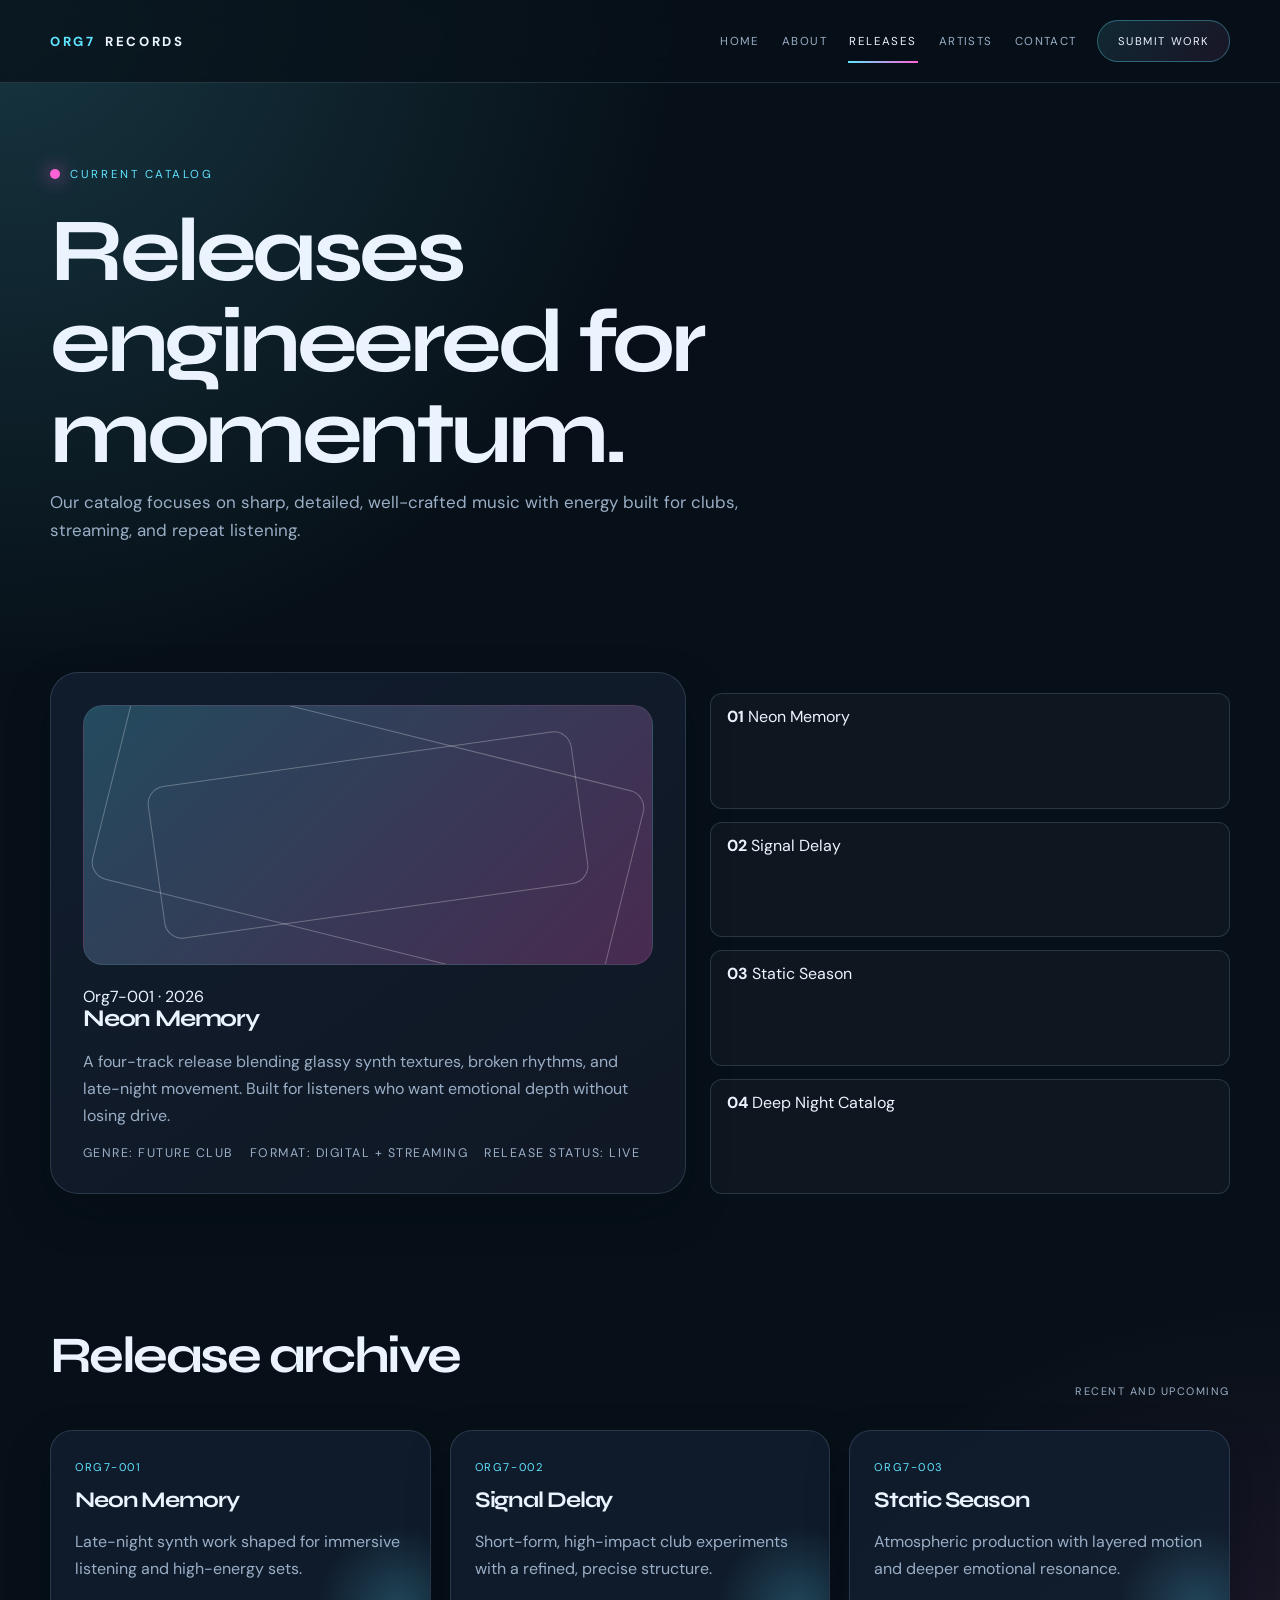
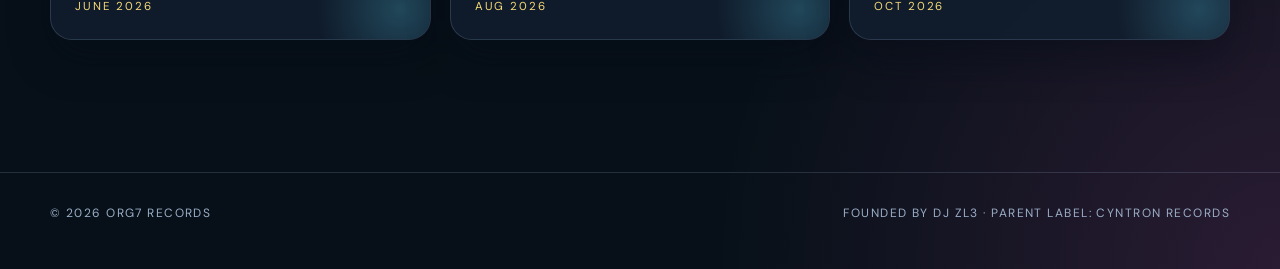
<file: releases.html>
<!DOCTYPE html>
<html lang="en">
  <head>
    <meta charset="UTF-8" />
    <meta name="viewport" content="width=device-width, initial-scale=1.0" />
    <meta name="description" content="Browse Org7 Records releases, current catalog, and upcoming sonic signals." />
    <title>Releases | Org7 Records</title>
    <link rel="stylesheet" href="styles.css" />
  </head>
  <body>
    <header class="site-header">
      <div class="container topbar">
        <a class="brand" href="index.html"><span class="brand-mark">ORG7</span> RECORDS</a>
        <button class="menu-toggle" aria-label="Toggle menu" aria-expanded="false">☰</button>
        <nav class="nav" aria-label="Main navigation">
          <a class="nav-link" href="index.html">Home</a>
          <a class="nav-link" href="about.html">About</a>
          <a class="nav-link active" href="releases.html">Releases</a>
          <a class="nav-link" href="artists.html">Artists</a>
          <a class="nav-link" href="contact.html">Contact</a>
          <a class="nav-cta" href="contact.html">Submit work</a>
        </nav>
      </div>
    </header>

    <main>
      <section class="page-header">
        <div class="container">
          <div class="eyebrow">Current catalog</div>
          <h1>Releases engineered for momentum.</h1>
          <p class="subtext lead">Our catalog focuses on sharp, detailed, well-crafted music with energy built for clubs, streaming, and repeat listening.</p>
        </div>
      </section>

      <section class="section">
        <div class="container">
          <div class="showcase">
            <article class="featured-release">
              <div class="album-art" aria-hidden="true"></div>
              <span class="tag">Org7-001 · 2026</span>
              <h2>Neon Memory</h2>
              <p>A four-track release blending glassy synth textures, broken rhythms, and late-night movement. Built for listeners who want emotional depth without losing drive.</p>
              <div class="release-meta">
                <span>Genre: Future Club</span>
                <span>Format: Digital + streaming</span>
                <span>Release status: Live</span>
              </div>
            </article>

            <div class="mini-list">
              <div class="meta-block"><strong>01</strong> Neon Memory</div>
              <div class="meta-block"><strong>02</strong> Signal Delay</div>
              <div class="meta-block"><strong>03</strong> Static Season</div>
              <div class="meta-block"><strong>04</strong> Deep Night Catalog</div>
            </div>
          </div>
        </div>
      </section>

      <section class="section">
        <div class="container">
          <div class="section-header">
            <h2>Release archive</h2>
            <span class="kicker">Recent and upcoming</span>
          </div>
          <div class="release-grid">
            <article class="release-card">
              <span class="tag">Org7-001</span>
              <h3>Neon Memory</h3>
              <p>Late-night synth work shaped for immersive listening and high-energy sets.</p>
              <span class="release-date">June 2026</span>
            </article>
            <article class="release-card">
              <span class="tag">Org7-002</span>
              <h3>Signal Delay</h3>
              <p>Short-form, high-impact club experiments with a refined, precise structure.</p>
              <span class="release-date">Aug 2026</span>
            </article>
            <article class="release-card">
              <span class="tag">Org7-003</span>
              <h3>Static Season</h3>
              <p>Atmospheric production with layered motion and deeper emotional resonance.</p>
              <span class="release-date">Oct 2026</span>
            </article>
          </div>
        </div>
      </section>
    </main>

    <footer class="footer">
      <div class="container footer-inner">
        <span>© <span data-current-year></span> Org7 Records</span>
        <span>Founded by DJ ZL3 · Parent label: Cyntron Records</span>
      </div>
    </footer>

    <script src="script.js"></script>
  </body>
</html>
</file>
<file: styles.css>
@import url('https://fonts.googleapis.com/css2?family=DM+Sans:wght@400;500;600;700&family=Syne:wght@500;600;700;800&display=swap');

:root {
  --bg: #071018;
  --bg-alt: #0d1724;
  --panel: rgba(15, 25, 38, 0.88);
  --panel-strong: #111d2e;
  --panel-soft: #162338;
  --line: rgba(160, 191, 228, 0.18);
  --text: #ebf3ff;
  --muted: #9aaec6;
  --cyan: #5fe4ff;
  --cyan-strong: #35d4ff;
  --pink: #ff63d6;
  --gold: #f6d977;
  --success: #8cf2c7;
  --shadow: 0 18px 40px rgba(5, 12, 22, 0.45);
  --radius: 22px;
  --max-width: 1180px;
}

* {
  box-sizing: border-box;
}

html {
  scroll-behavior: smooth;
}

body {
  margin: 0;
  font-family: 'DM Sans', sans-serif;
  background:
    radial-gradient(circle at top left, rgba(95, 228, 255, 0.18), transparent 30%),
    radial-gradient(circle at bottom right, rgba(255, 99, 214, 0.14), transparent 25%),
    var(--bg);
  color: var(--text);
}

body::before {
  content: "";
  position: fixed;
  inset: 0;
  background-image: linear-gradient(rgba(255,255,255,0.03) 1px, transparent 1px), linear-gradient(90deg, rgba(255,255,255,0.03) 1px, transparent 1px);
  background-size: 32px 32px;
  opacity: 0.22;
  pointer-events: none;
}

img {
  max-width: 100%;
  display: block;
}

a {
  color: inherit;
  text-decoration: none;
}

p {
  margin: 0 0 1rem;
  color: var(--muted);
  line-height: 1.7;
}

ul {
  margin: 0;
  padding: 0;
  list-style: none;
}

.container {
  width: min(var(--max-width), calc(100% - 48px));
  margin: 0 auto;
}

.site-header {
  position: sticky;
  top: 0;
  z-index: 999;
  backdrop-filter: blur(14px);
  background: rgba(7, 16, 24, 0.76);
  border-bottom: 1px solid var(--line);
}

.topbar {
  display: flex;
  align-items: center;
  justify-content: space-between;
  min-height: 82px;
  gap: 1rem;
}

.brand {
  display: inline-flex;
  align-items: center;
  gap: 0.6rem;
  font-weight: 800;
  letter-spacing: 0.2em;
  text-transform: uppercase;
  font-size: 0.82rem;
}

.brand-mark {
  color: var(--cyan);
}

.nav {
  display: flex;
  align-items: center;
  gap: 1.2rem;
  flex-wrap: wrap;
}

.nav-link {
  position: relative;
  color: var(--muted);
  text-transform: uppercase;
  letter-spacing: 0.12em;
  font-size: 0.72rem;
  padding: 0.55rem 0.1rem;
  transition: color 0.2s ease;
}

.nav-link::after {
  content: "";
  position: absolute;
  inset: auto 0 -6px 0;
  height: 2px;
  background: linear-gradient(90deg, var(--cyan), var(--pink));
  transform: scaleX(0);
  transform-origin: left;
  transition: transform 0.25s ease;
}

.nav-link:hover,
.nav-link.active {
  color: var(--text);
}

.nav-link:hover::after,
.nav-link.active::after {
  transform: scaleX(1);
}

.nav-cta {
  padding: 0.8rem 1.2rem;
  border: 1px solid rgba(95, 228, 255, 0.35);
  background: linear-gradient(135deg, rgba(95, 228, 255, 0.12), rgba(255, 99, 214, 0.08));
  color: var(--text);
  text-transform: uppercase;
  letter-spacing: 0.14em;
  font-size: 0.7rem;
  border-radius: 999px;
}

.menu-toggle {
  display: none;
  background: transparent;
  border: 1px solid var(--line);
  color: var(--text);
  border-radius: 12px;
  width: 44px;
  height: 44px;
  font-size: 1.3rem;
  cursor: pointer;
}

.page-hero {
  padding: 5.5rem 0 3rem;
}

.hero-grid {
  display: grid;
  grid-template-columns: 1.2fr 0.8fr;
  align-items: center;
  gap: 2rem;
}

.eyebrow {
  display: inline-flex;
  align-items: center;
  gap: 0.65rem;
  font-size: 0.72rem;
  letter-spacing: 0.22em;
  text-transform: uppercase;
  color: var(--cyan);
  margin-bottom: 1.5rem;
}

.eyebrow::before {
  content: "";
  width: 10px;
  height: 10px;
  border-radius: 50%;
  background: var(--pink);
  box-shadow: 0 0 18px rgba(255, 99, 214, 0.9);
}

h1, h2, h3, h4 {
  margin: 0 0 1rem;
  line-height: 1.02;
  letter-spacing: -0.05em;
  font-family: 'Syne', sans-serif;
}

h1 {
  font-size: clamp(3.5rem, 7vw, 6.6rem);
  max-width: 720px;
}

h1 .muted {
  display: block;
  color: transparent;
  -webkit-text-stroke: 1px rgba(235, 243, 255, 0.9);
}

.lead {
  max-width: 640px;
  font-size: 1.06rem;
  margin-bottom: 1.7rem;
}

.hero-actions {
  display: flex;
  flex-wrap: wrap;
  gap: 1rem;
  margin-top: 1.5rem;
}

.btn {
  display: inline-flex;
  align-items: center;
  justify-content: center;
  gap: 0.5rem;
  padding: 1rem 1.45rem;
  border-radius: 14px;
  border: 1px solid transparent;
  background: linear-gradient(135deg, var(--cyan), var(--cyan-strong));
  color: #05141d;
  font-weight: 800;
  letter-spacing: 0.12em;
  text-transform: uppercase;
  font-size: 0.68rem;
  transition: transform 0.2s ease, box-shadow 0.2s ease;
}

.btn:hover {
  transform: translateY(-2px);
  box-shadow: 0 12px 28px rgba(95, 228, 255, 0.24);
}

.btn.secondary {
  background: transparent;
  border-color: var(--line);
  color: var(--text);
}

.hero-visual {
  position: relative;
  min-height: 420px;
  display: grid;
  place-items: center;
}

.orbit {
  position: relative;
  width: min(430px, 85vw);
  aspect-ratio: 1;
  border-radius: 50%;
  border: 1px solid rgba(95, 228, 255, 0.3);
  display: grid;
  place-items: center;
  background: radial-gradient(circle at center, rgba(95, 228, 255, 0.1), transparent 45%);
  box-shadow: inset 0 0 50px rgba(255, 99, 214, 0.08), 0 0 80px rgba(95, 228, 255, 0.12);
  animation: slow-spin 30s linear infinite;
}

.orbit::before,
.orbit::after {
  content: "";
  position: absolute;
  border-radius: 50%;
  inset: 12%;
  border: 1px solid rgba(255, 99, 214, 0.42);
}

.orbit::after {
  inset: 26%;
  border-color: rgba(95, 228, 255, 0.5);
}

.orbit-core {
  width: 30%;
  aspect-ratio: 1;
  border-radius: 50%;
  background: linear-gradient(135deg, var(--cyan), var(--pink));
  box-shadow: 0 0 45px rgba(95, 228, 255, 0.5);
}

.orbit-node {
  position: absolute;
  width: 12px;
  height: 12px;
  border-radius: 50%;
  background: var(--cyan);
  box-shadow: 0 0 18px rgba(95, 228, 255, 0.8);
  top: 18%;
  left: 20%;
}

.stat-strip {
  display: grid;
  grid-template-columns: repeat(4, minmax(0, 1fr));
  gap: 1rem;
  margin-top: 2.5rem;
}

.stat-panel {
  background: rgba(17, 29, 46, 0.9);
  border: 1px solid var(--line);
  border-radius: var(--radius);
  padding: 1.5rem 1.2rem;
}

.stat-panel strong {
  display: block;
  font-size: clamp(1.4rem, 2vw, 2.4rem);
  letter-spacing: -0.06em;
  margin-bottom: 0.4rem;
}

.stat-panel span {
  color: var(--muted);
  letter-spacing: 0.12em;
  text-transform: uppercase;
  font-size: 0.72rem;
}

.section {
  padding: 4.25rem 0;
}

.section-header {
  display: flex;
  align-items: end;
  justify-content: space-between;
  gap: 1rem;
  margin-bottom: 2rem;
}

.section-header h2 {
  font-size: clamp(2.1rem, 4vw, 3.2rem);
}

.kicker {
  color: var(--muted);
  text-transform: uppercase;
  letter-spacing: 0.14em;
  font-size: 0.68rem;
}

.feature-grid,
.release-grid,
.artist-grid,
.value-grid,
.timeline,
.contact-grid,
.info-grid,
.audit-grid {
  display: grid;
  gap: 1.2rem;
}

.feature-grid {
  grid-template-columns: repeat(3, minmax(0, 1fr));
}

.feature-card,
.release-card,
.artist-card,
.value-card,
.info-card,
.audit-card,
.contact-card,
.form-card {
  background: rgba(17, 29, 46, 0.9);
  border: 1px solid var(--line);
  border-radius: var(--radius);
  padding: 1.5rem;
  box-shadow: var(--shadow);
}

.feature-card .tag,
.release-card .tag,
.artist-card .tag {
  color: var(--cyan);
  font-size: 0.7rem;
  letter-spacing: 0.14em;
  text-transform: uppercase;
}

.feature-card h3,
.release-card h3,
.artist-card h3,
.value-card h3,
.info-card h3,
.contact-card h3 {
  margin-top: 0.8rem;
  font-size: 1.4rem;
}

.feature-card p,
.release-card p,
.artist-card p,
.value-card p,
.info-card p,
.contact-card p {
  margin-bottom: 0;
}

.feature-card .icon,
.value-card .icon {
  display: inline-flex;
  align-items: center;
  justify-content: center;
  width: 52px;
  height: 52px;
  border-radius: 14px;
  background: linear-gradient(135deg, rgba(95, 228, 255, 0.15), rgba(255, 99, 214, 0.12));
  color: var(--cyan);
  font-size: 1.3rem;
}

.showcase {
  display: grid;
  grid-template-columns: 1.1fr 0.9fr;
  gap: 1.5rem;
  align-items: stretch;
}

.featured-release {
  background: linear-gradient(145deg, rgba(17, 29, 46, 0.96), rgba(18, 25, 38, 0.9));
  border: 1px solid var(--line);
  border-radius: 28px;
  padding: 2rem;
  box-shadow: var(--shadow);
}

.album-art {
  height: 260px;
  border-radius: 20px;
  background: linear-gradient(135deg, rgba(95, 228, 255, 0.24), rgba(255, 99, 214, 0.24));
  position: relative;
  overflow: hidden;
  border: 1px solid rgba(255,255,255,0.08);
  margin-bottom: 1.3rem;
}

.album-art::before,
.album-art::after {
  content: "";
  position: absolute;
  border: 1px solid rgba(255,255,255,0.28);
  border-radius: 18px;
  inset: 22px;
  transform: rotate(14deg);
}

.album-art::after {
  inset: 52px 70px;
  transform: rotate(-8deg);
}

.release-meta {
  display: flex;
  flex-wrap: wrap;
  gap: 0.75rem 1rem;
  color: var(--muted);
  font-size: 0.78rem;
  letter-spacing: 0.12em;
  text-transform: uppercase;
}

.meta-block {
  background: rgba(255,255,255,0.03);
  border: 1px solid var(--line);
  padding: 0.75rem 1rem;
  border-radius: 12px;
}

.mini-list {
  display: grid;
  gap: 0.8rem;
  margin-top: 1.3rem;
}

.mini-list li {
  display: flex;
  justify-content: space-between;
  gap: 1rem;
  padding: 0.8rem 0;
  border-bottom: 1px solid var(--line);
  color: var(--muted);
}

.mini-list strong {
  color: var(--text);
}

.release-grid {
  grid-template-columns: repeat(3, minmax(0, 1fr));
}

.release-card {
  position: relative;
  overflow: hidden;
}

.release-card::before {
  content: "";
  position: absolute;
  inset: auto -60px -60px auto;
  width: 180px;
  height: 180px;
  background: radial-gradient(circle, rgba(95, 228, 255, 0.22), transparent 65%);
}

.release-card .release-date {
  display: inline-block;
  margin-top: 1rem;
  font-size: 0.72rem;
  letter-spacing: 0.16em;
  text-transform: uppercase;
  color: var(--gold);
}

.artist-grid {
  grid-template-columns: repeat(3, minmax(0, 1fr));
}

.artist-card {
  min-height: 100%;
}

.artist-card .portrait {
  height: 180px;
  border-radius: 18px;
  margin-bottom: 1rem;
  background: linear-gradient(135deg, rgba(95, 228, 255, 0.25), rgba(255, 99, 214, 0.32));
  border: 1px solid rgba(255,255,255,0.08);
  position: relative;
  overflow: hidden;
}

.artist-card .portrait::after {
  content: "";
  position: absolute;
  inset: 24px 30px;
  border-radius: 50% 50% 20% 20%;
  border: 1px solid rgba(255,255,255,0.2);
}

.artist-card .meta {
  display: flex;
  flex-wrap: wrap;
  gap: 0.5rem;
  margin-top: 1rem;
}

.artist-card .meta span {
  padding: 0.46rem 0.72rem;
  border-radius: 999px;
  border: 1px solid var(--line);
  color: var(--muted);
  font-size: 0.66rem;
  letter-spacing: 0.12em;
  text-transform: uppercase;
}

.value-grid {
  grid-template-columns: repeat(3, minmax(0, 1fr));
}

.timeline {
  grid-template-columns: repeat(4, minmax(0, 1fr));
  margin-top: 2rem;
}

.timeline-item {
  background: rgba(17, 29, 46, 0.8);
  border: 1px solid var(--line);
  border-radius: var(--radius);
  padding: 1.4rem 1.2rem;
}

.timeline-item .year {
  color: var(--cyan);
  font-size: 0.72rem;
  letter-spacing: 0.2em;
  text-transform: uppercase;
  margin-bottom: 0.8rem;
}

.page-header {
  padding-top: 5rem;
  padding-bottom: 2rem;
}

.page-header h1 {
  margin-bottom: 0.5rem;
}

.page-header .subtext {
  max-width: 700px;
}

.contact-grid {
  grid-template-columns: 0.9fr 1.1fr;
  align-items: start;
}

.info-grid {
  grid-template-columns: repeat(2, minmax(0, 1fr));
}

.contact-card p,
.info-card p,
.form-card p {
  margin-top: 0.5rem;
}

.contact-list {
  display: grid;
  gap: 0.8rem;
  margin-top: 1rem;
}

.contact-list li {
  color: var(--muted);
  padding: 0.8rem 0;
  border-bottom: 1px solid var(--line);
}

.contact-list strong {
  color: var(--text);
  display: block;
  margin-bottom: 0.25rem;
}

.form-card form {
  display: grid;
  gap: 1rem;
}

.form-row {
  display: grid;
  grid-template-columns: 1fr 1fr;
  gap: 1rem;
}

input, textarea, select {
  width: 100%;
  border: 1px solid var(--line);
  background: rgba(8, 16, 22, 0.9);
  color: var(--text);
  border-radius: 12px;
  padding: 0.9rem 1rem;
  font: inherit;
}

textarea {
  min-height: 170px;
  resize: vertical;
}

.form-status {
  color: var(--success);
  margin: 0;
}

label {
  display: grid;
  gap: 0.5rem;
  color: var(--muted);
  font-size: 0.8rem;
  letter-spacing: 0.08em;
  text-transform: uppercase;
}

.footer {
  padding: 2rem 0 3rem;
  border-top: 1px solid var(--line);
  margin-top: 4rem;
}

.footer-inner {
  display: flex;
  align-items: center;
  justify-content: space-between;
  gap: 1rem;
  flex-wrap: wrap;
  color: var(--muted);
  font-size: 0.75rem;
  letter-spacing: 0.12em;
  text-transform: uppercase;
}

@keyframes slow-spin {
  from {
    transform: rotate(-18deg);
  }
  to {
    transform: rotate(342deg);
  }
}

@media (max-width: 980px) {
  .hero-grid,
  .showcase,
  .contact-grid {
    grid-template-columns: 1fr;
  }

  .feature-grid,
  .release-grid,
  .artist-grid,
  .value-grid,
  .timeline {
    grid-template-columns: repeat(2, minmax(0, 1fr));
  }

  .stat-strip {
    grid-template-columns: repeat(2, minmax(0, 1fr));
  }
}

@media (max-width: 760px) {
  .menu-toggle {
    display: inline-flex;
    align-items: center;
    justify-content: center;
  }

  .nav {
    display: none;
    position: absolute;
    top: calc(100% + 0.8rem);
    right: 24px;
    left: 24px;
    padding: 1rem;
    background: rgba(10, 18, 28, 0.96);
    border: 1px solid var(--line);
    border-radius: 14px;
    flex-direction: column;
    align-items: flex-start;
  }

  .nav.open {
    display: flex;
  }

  .feature-grid,
  .release-grid,
  .artist-grid,
  .value-grid,
  .timeline,
  .stat-strip,
  .info-grid,
  .form-row {
    grid-template-columns: 1fr;
  }

  .section-header {
    display: block;
  }

  .page-hero {
    padding-top: 4rem;
  }

  .container {
    width: min(var(--max-width), calc(100% - 28px));
  }
}
</file>
